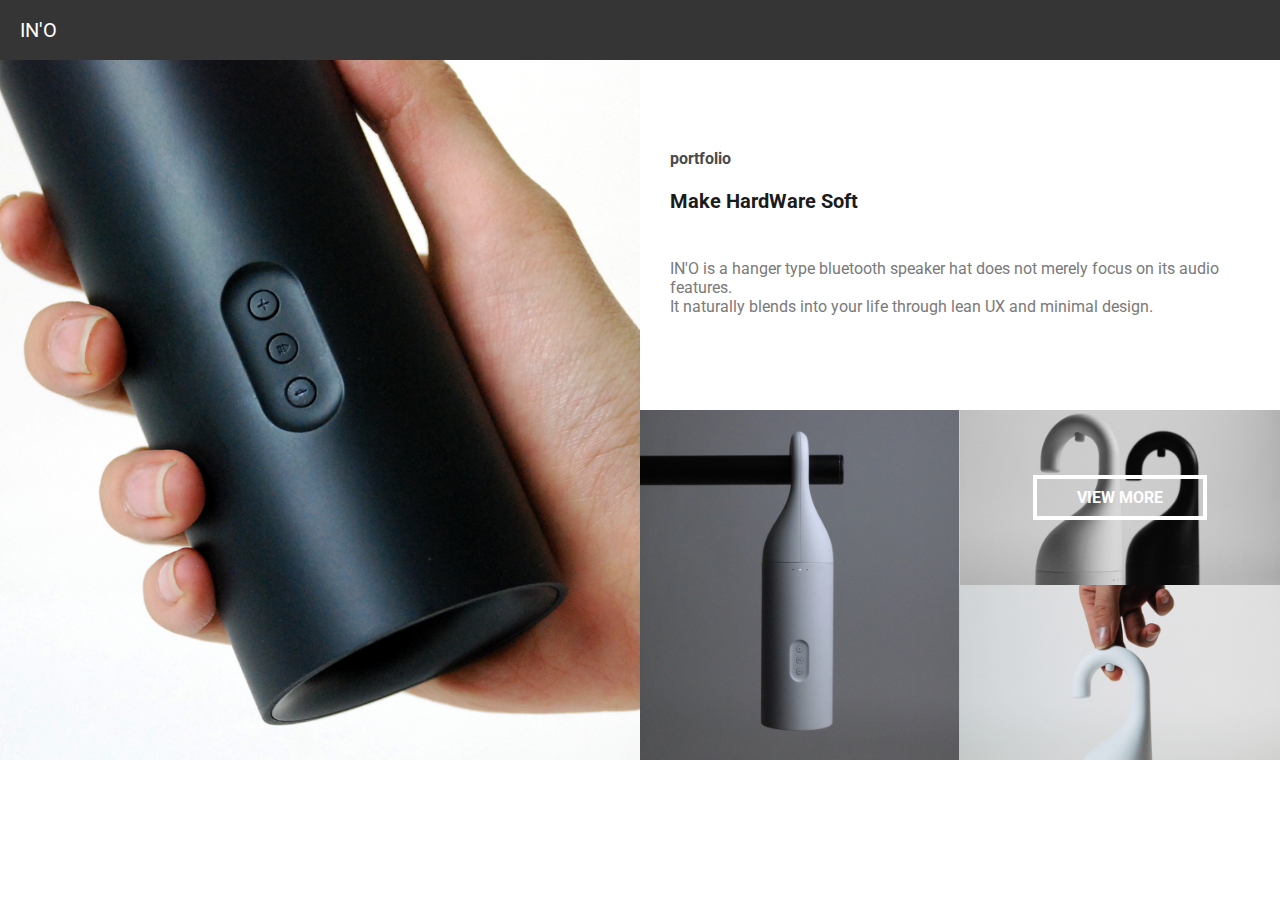
<file: codeit/INO/index.html>
<!DOCTYPE html>
<html>

<head>
  <title>IN'O</title>
  <link rel="stylesheet" href="css/styles.css">
  <link href="https://fonts.googleapis.com/css?family=Roboto" rel="stylesheet">
</head>

<body>
  <header>
    <div class="title col">IN'O</div>
  </header>
  <main>
    <section class="banner_img col">
    </section>
    
    <section class="description col">
      <h1>portfolio</h1>
      <h2>Make HardWare Soft</h2>
      <p>
        IN'O is a hanger type bluetooth speaker hat does not merely focus on its audio features.<br>
        It naturally blends into your life through lean UX and minimal design.
      </p>
    </section>
    
    <section class="images">
      <div class="img1 col"></div>
      <div class="img2 col">
        <div class="view-more">VIEW MORE</div>
      </div>
      <div class="img3 col"></div>
    </section>
  </main>
</body>

</html>
</file>
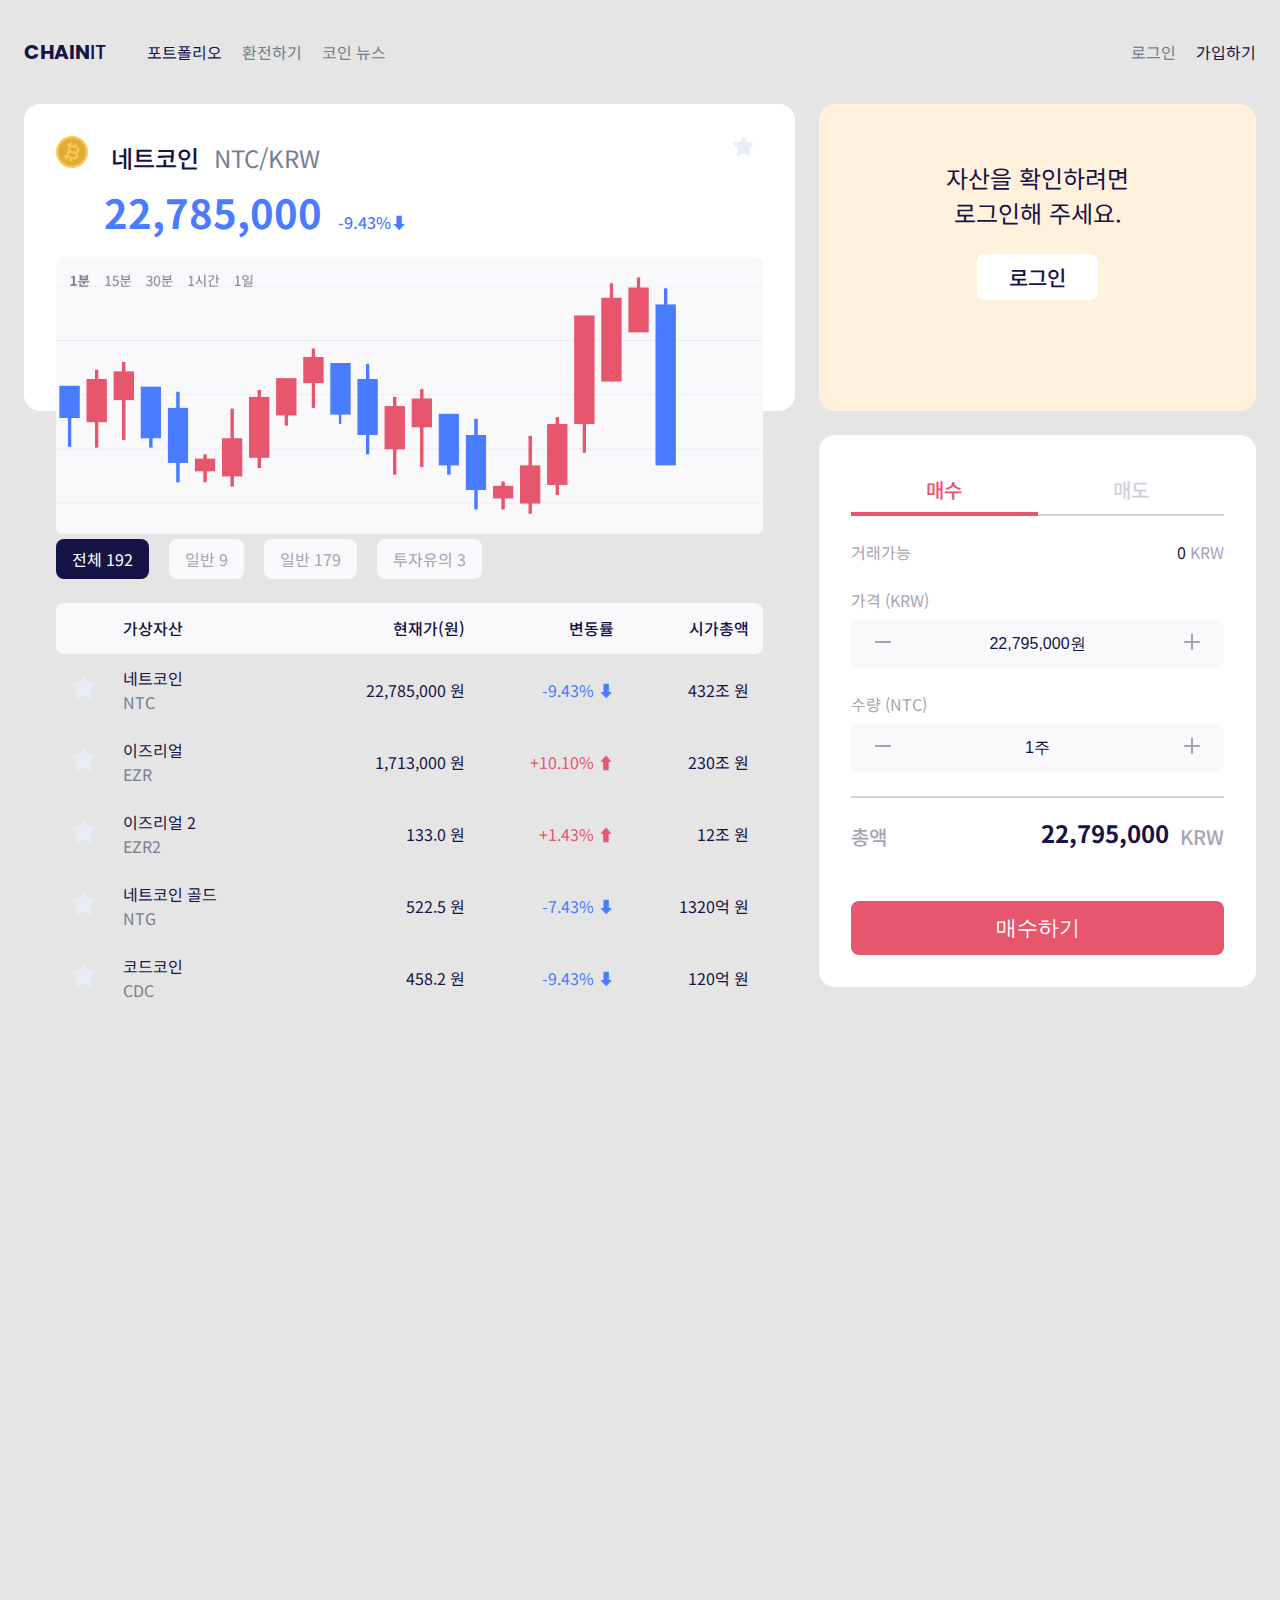
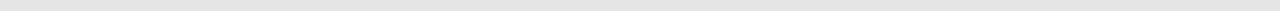
<file: codeit/chainit/portfolio/index.html>
<!DOCTYPE html>
<html lang="ko">
  <head>
    <meta charset="utf-8">
    <title>Chainit</title>
    <link rel="preconnect" href="https://fonts.googleapis.com">
    <link rel="preconnect" href="https://fonts.gstatic.com" crossorigin>
    <link
      href="https://fonts.googleapis.com/css2?family=Noto+Sans+KR:wght@400;700&family=Poppins:wght@400;700&display=swap"
      rel="stylesheet"
   >
    <link rel="stylesheet" href="style.css">
  </head>
  <body>
    <header>
      <div class="logo"><span class="accent">CHAIN</span>IT</div>
      <ul class="site menu">
        <li class="active">포트폴리오</li>
        <li>환전하기</li>
        <li>코인 뉴스</li>
      </ul>
      <ul class="auth menu">
        <li>로그인</li>
        <li class="active">가입하기</li>
      </ul>
    </header>
    <main>
      <section class="prices">
        <div class="detail">
          <div class="crypto-name">
            <img class="crypto-logo" src="images/icon_bitcoin.png" alt="네트코인 심볼">
            네트코인
            <span class="ticker-symbol">NTC/KRW</span>
          </div>

          <div class="current-price">
            22,785,000<span class="change">-9.43%⬇</span>
          </div>
          <img
            class="chart-image"
            src="images/img_chart.png"
            alt="네트코인 차트"
         >
          <img
            src="images/icon_star.png"
            alt="네트코인을 관심 코인에 추가하기"
            class="bookmark"
         >
        </div>
        <ul class="categories">
          <li class="category active">전체 192</li>
          <li class="category">일반 9</li>
          <li class="category">일반 179</li>
          <li class="category">투자유의 3</li>
        </ul>
        <table class="price-table">
          <thead>
            <tr>
              <th></th>
              <th>가상자산</th>
              <th>현재가(원)</th>
              <th>변동률</th>
              <th>시가총액</th>
            </tr>
          </thead>
          <tr>
            <td>
              <img
                src="images/icon_star.png"
                alt="관심 코인에 추가하기"
                class="table-item-bookmark"
             >
            </td>
            <td>네트코인<br><span class="ticker">NTC</span></td>
            <td>22,785,000 원</td>
            <td class="fall">-9.43% ⬇</td>
            <td>432조 원</td>
          </tr>
          <tr>
            <td>
              <img
                src="images/icon_star.png"
                alt="관심 코인에 추가하기"
                class="table-item-bookmark"
             >
            </td>
            <td>이즈리얼<br><span class="ticker">EZR</span></td>
            <td>1,713,000 원</td>
            <td class="rise">+10.10% ⬆</td>
            <td>230조 원</td>
          </tr>
          <tr>
            <td>
              <img
                src="images/icon_star.png"
                alt="관심 코인에 추가하기"
                class="table-item-bookmark"
             >
            </td>
            <td>이즈리얼 2<br><span class="ticker">EZR2</span></td>
            <td>133.0 원</td>
            <td class="rise">+1.43% ⬆</td>
            <td>12조 원</td>
          </tr>
          <tr>
            <td>
              <img
                src="images/icon_star.png"
                alt="관심 코인에 추가하기"
                class="table-item-bookmark"
             >
            </td>
            <td>네트코인 골드<br><span class="ticker">NTG</span></td>
            <td>522.5 원</td>
            <td class="fall">-7.43% ⬇</td>
            <td>1320억 원</td>
          </tr>
          <tr>
            <td>
              <img
                src="images/icon_star.png"
                alt="관심 코인에 추가하기"
                class="table-item-bookmark"
             >
            </td>
            <td>코드코인<br><span class="ticker">CDC</span></td>
            <td>458.2 원</td>
            <td class="fall">-9.43% ⬇</td>
            <td>120억 원</td>
          </tr>
        </table>
      </section>

      <section class="assets">
        <p class="login-message">
          자산을 확인하려면<br>
          로그인해 주세요.
        </p>
        <a href="#" class="login">로그인</a>
      </section>

      <section class="order">
        <div class="order-types">
          <a href="" class="order-type active">매수</a>
          <a href="" class="order-type">매도</a>
        </div>
        <div class="available">
          <div class="label">거래가능</div>
          <span>0 <span class="label">KRW</span></span>
        </div>
        <div class="price">
          <label class="label" for="price">가격 (KRW)</label>
          <div class="input-container">
            <img class="icon" src="images/icon_subtract.png" alt="감소">
            <input name="price" type="text" value="22,795,000원">
            <img class="icon" src="images/icon_add.png" alt="추가">
          </div>
        </div>
        <div class="quantity">
          <label class="label" for="quantity">수량 (NTC)</label>
          <div class="input-container">
            <img class="icon" src="images/icon_subtract.png" alt="감소">
            <input name="quantity" type="text" value="1주">
            <img class="icon" src="images/icon_add.png" alt="증가">
          </div>
        </div>
        <hr>
        <div class="total">
          <span class="label big">총액</span>
          <span class="total-price">22,795,000</span>
          <span class="label big">KRW</span>
        </div>
        <button class="order-button">매수하기</button>
      </section>
    </main>
  </body>
</html>
</file>
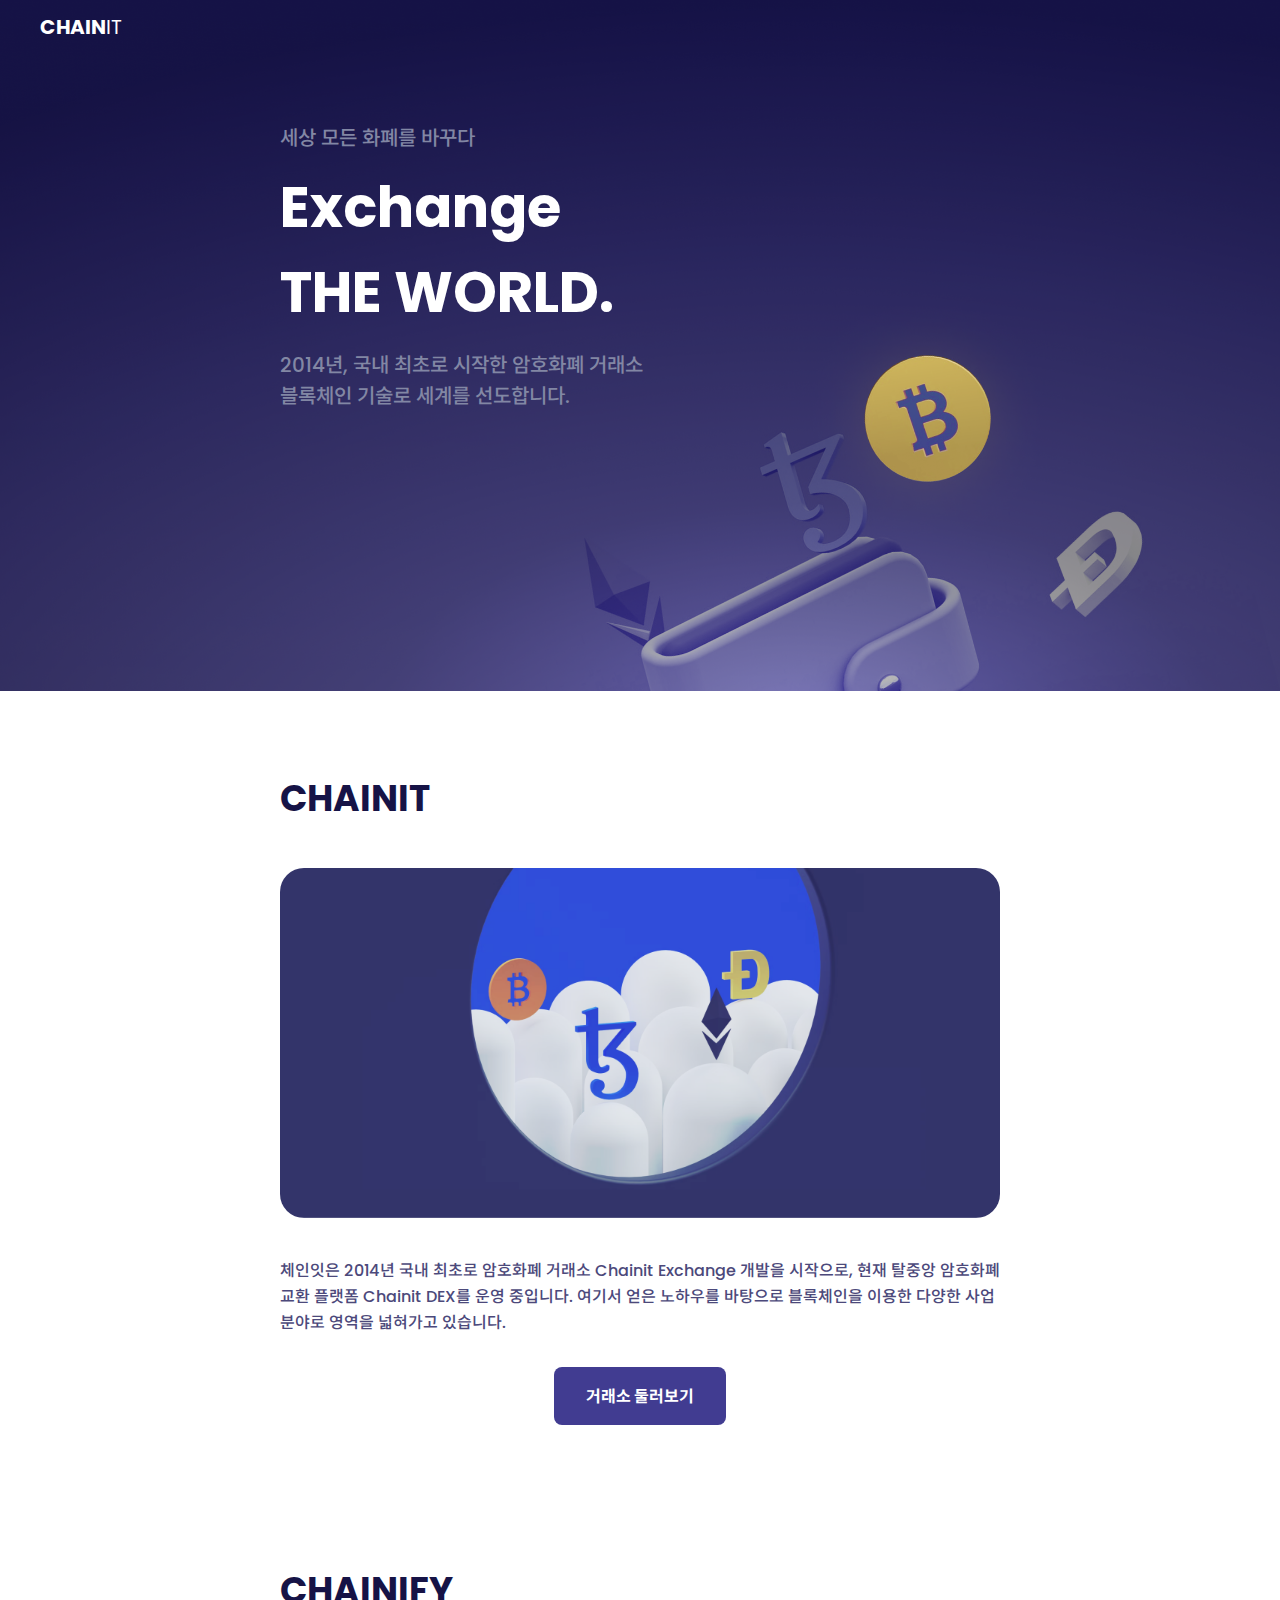
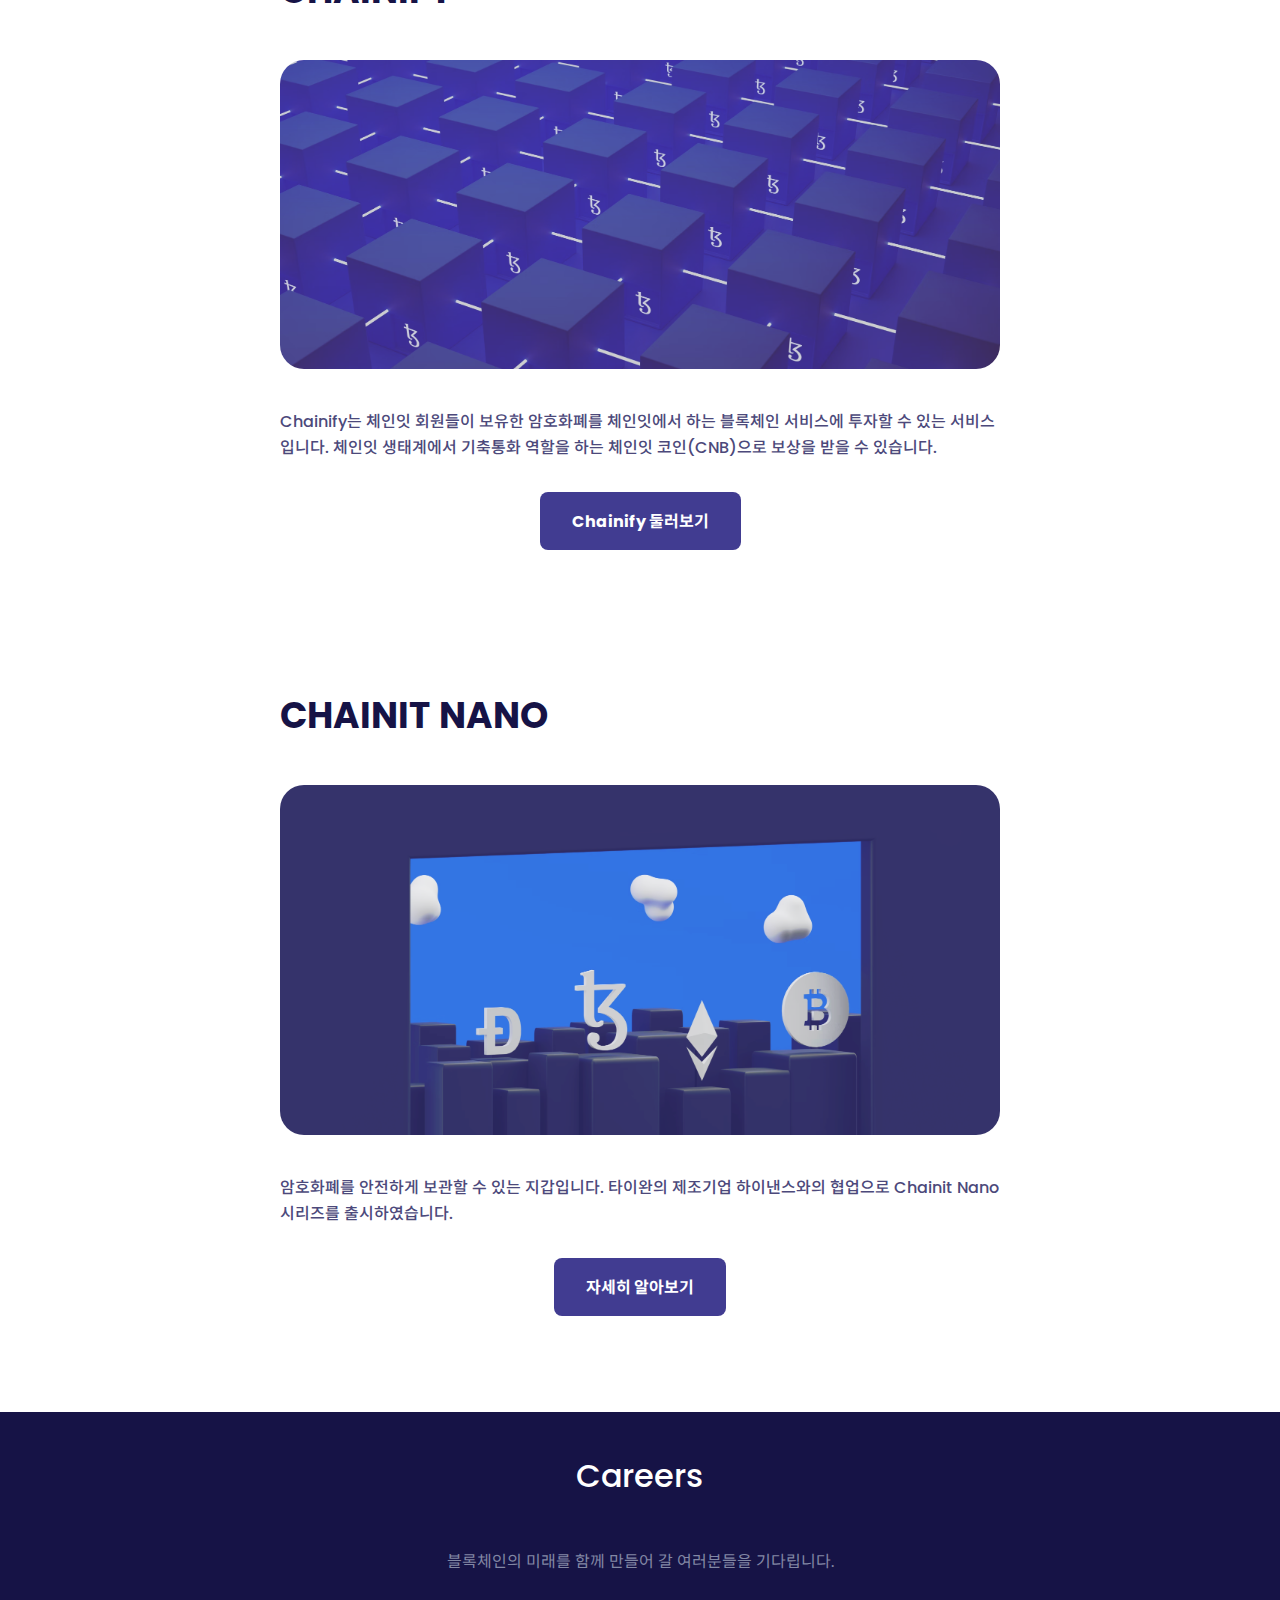
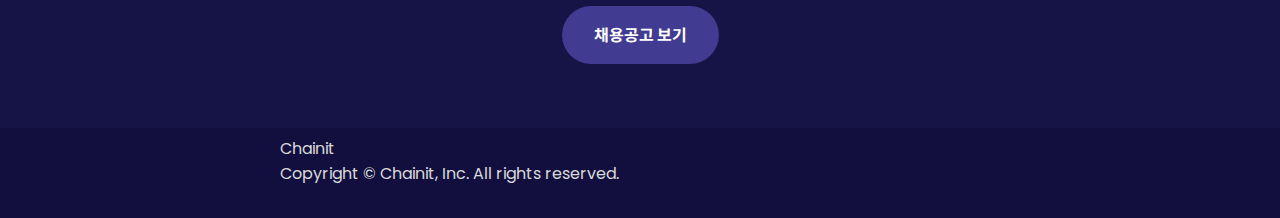
<file: codeit/startWebPublishing/chainit/index.html>
<!DOCTYPE html>
<html>
  <head>
    <meta charset="utf-8">
    <title>Chainit</title>
    <link rel="preconnect" href="https://fonts.googleapis.com">
    <link rel="preconnect" href="https://fonts.gstatic.com" crossorigin>
    <link href="https://fonts.googleapis.com/css2?family=Noto+Sans+KR:wght@400;700&family=Poppins:wght@400;700&display=swap" rel="stylesheet">
    <link rel="stylesheet" href="style.css">
  </head>
  <body>
    <div class="header">
    <div class="header-title">
    <h2>CHAIN<span>IT</span></h2>
    </div>

    
        <div class="header-description">
            <span>세상 모든 화폐를 바꾸다</span>
            
            <h1>Exchange<br>THE WORLD.</h1>

            <span>2014년, 국내 최초로 시작한 암호화폐 거래소<br>
            블록체인 기술로 세계를 선도합니다.</span>
        </div>
    </div>

    <div class="content chainit-box">
        <div class="title">
           <h2>CHAINIT</h2> 
        </div>

        <img src="chainit.png">

        <div class="content-description">
            <p>
                체인잇은 2014년 국내 최초로 암호화폐 거래소 Chainit Exchange 개발을 시작으로,
                현재 탈중앙 암호화폐 교환 플랫폼 Chainit DEX를 운영 중입니다. 여기서 얻은 노하우를
                바탕으로 블록체인을 이용한 다양한 사업 분야로 영역을 넓혀가고 있습니다.
            </p>
        </div>

        <div class="link-button">
        <a href="#" >거래소 둘러보기</a> 
        </div>
        
    </div>

    <div class="content chainify-box">
        <div class="title">
            <h2>CHAINIFY</h2>
        </div>

        <img src="chainify.png">

        <div>
            <p  class="content-description">
                Chainify는 체인잇 회원들이 보유한 암호화폐를 체인잇에서 하는 블록체인 서비스에 투자할 수 있는
                서비스입니다. 체인잇 생태계에서 기축통화 역할을 하는 체인잇 코인(CNB)으로 보상을 받을 수 있습니다.
            </p>
        </div>

            <div class="link-button">
            <a href="#">Chainify 둘러보기</a> 
            </div>

    </div>

    <div class="content chainitNano-box">
        <div class="title">
        <h2>CHAINIT NANO</h2>
        </div>

        <img src="chainit-nano.png">

        <div>
            <p  class="content-description">
                암호화폐를 안전하게 보관할 수 있는 지갑입니다.
                타이완의 제조기업 하이낸스와의 협업으로 Chainit Nano 시리즈를 출시하였습니다.
            </p>
        </div>
            <div class="link-button">
            <a href="#">자세히 알아보기</a> 
            </div>

    </div>

    <div class= " footer">
        <h3>Careers</h3>

        <span>블록체인의 미래를 함께 만들어 갈 여러분들을 기다립니다.</span>

            <div class="link-button">
            <a href="#" >채용공고 보기</a> 
            </div>

        <div class="copyright">
            <div class="copyright-box">
                <span>Chainit<br>
                Copyright © Chainit, Inc. All rights reserved.</span>
            </div>
        </div>
    </div>
  </body>
</html>
</file>
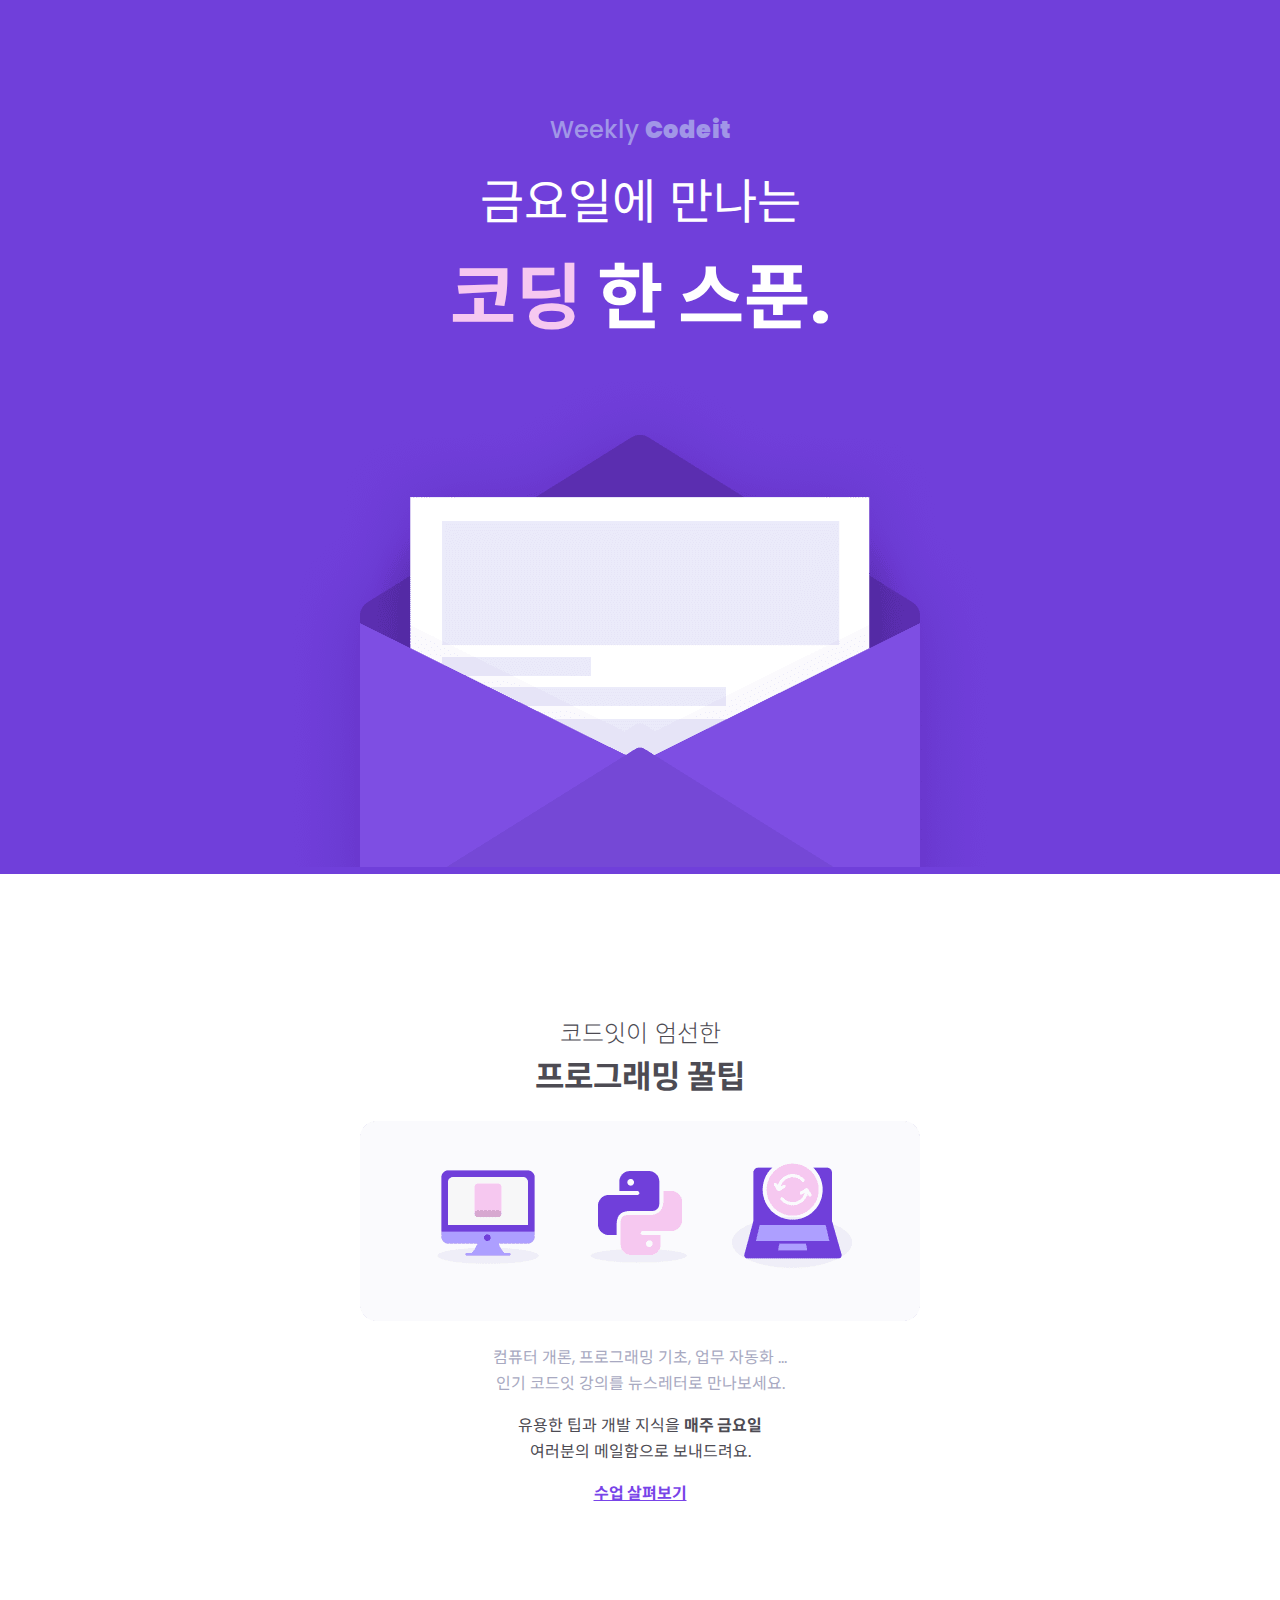
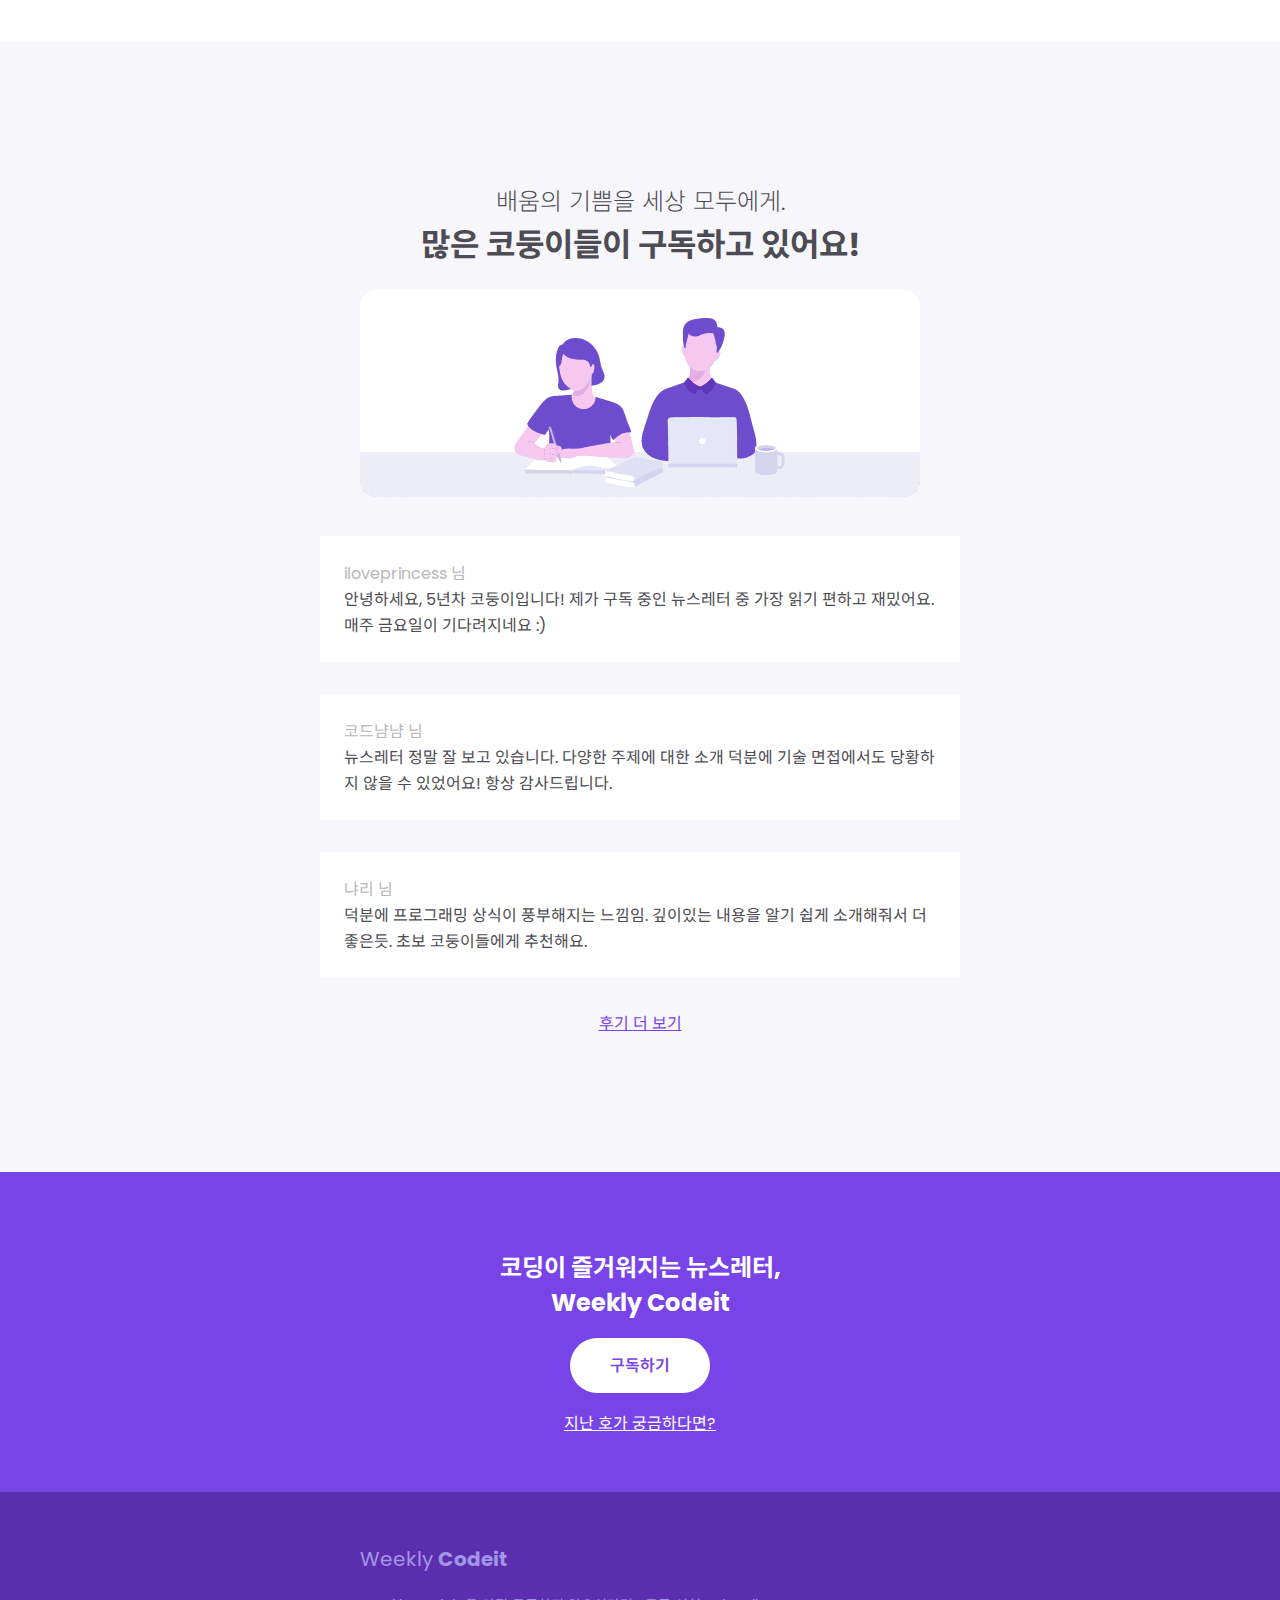
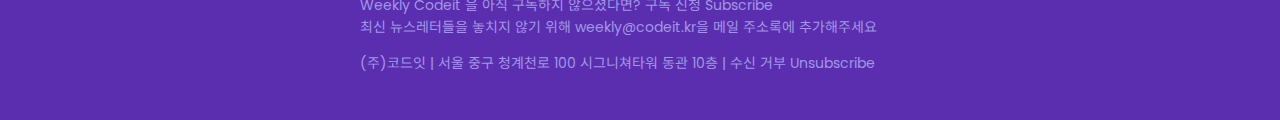
<file: codeit/startWebPublishing/newsLetter/index.html>
<!DOCTYPE html>
<html>
  <head>
    <!-- Google Tag Manager -->
    <script>(function(w,d,s,l,i){w[l]=w[l]||[];w[l].push({'gtm.start':
    new Date().getTime(),event:'gtm.js'});var f=d.getElementsByTagName(s)[0],
    j=d.createElement(s),dl=l!='dataLayer'?'&l='+l:'';j.async=true;j.src=
    'https://www.googletagmanager.com/gtm.js?id='+i+dl;f.parentNode.insertBefore(j,f);
    })(window,document,'script','dataLayer','GTM-NV7RB8PJ');</script>
    <!-- End Google Tag Manager -->

    <title>Weekly Codeit</title>
    <meta charset="utf-8">
    <meta name="description" content="금요일에 만나는 코딩 한 스푼.">
    <meta property="og:title" content="Weekly Codeit">
    <meta property="og:url" content="https://weekly-codeit-news.netlify.app">
    <meta property="og:image" content="letter.png">
    <meta property="og:type" content="website">
    <meta property="og:description" content="위클리 코드잇">
    <link rel="preconnect" href="https://fonts.googleapis.com">
    <link rel="preconnect" href="https://fonts.gstatic.com" crossorigin>
    <link href="https://fonts.googleapis.com/css2?family=Noto+Sans+KR:wght@400;700&family=Poppins:wght@400;600&display=swap" rel="stylesheet">
  </head>
	<body style="color: #4d4b53; font-family: Poppins, 'Noto Sans KR', sans-serif; text-align: center; margin: 0">
    <div style="background-color: #703fda; color: #ffffff; padding: 96px 0 0">
      <h1 style="color: #a196e7; font-size: 24px; font-weight: 500; margin: 16px 0">Weekly <span style="font-weight: 900">Codeit</span></h1>
      <p style="font-size: 48px; margin: 16px 0">
        금요일에 만나는<br>
        <span style="font-size: 72px; font-weight: 700;"><span style="color: #f6c8f0">코딩</span> 한 스푼.</span>
      </p>
      <img src="letter.png">
    </div>
    <div style="padding: 120px 60px">
      <h2 style="font-size: 24px; font-weight: 300">
        코드잇이 엄선한<br>
        <span style="font-size: 32px; font-weight: 700">프로그래밍 꿀팁</span>
      </h2>
      <img src="banner-programming.png">
      <p style="color: #a8a9c1">
        컴퓨터 개론, 프로그래밍 기초, 업무 자동화 ...<br>
        인기 코드잇 강의를 뉴스레터로 만나보세요.
      </p>
      <p>
        유용한 팁과 개발 지식을 <span style="font-weight: 700">매주 금요일</span><br>
        여러분의 메일함으로 보내드려요.
      </p>
      <p>
        <a href="https://codeit.kr/catalog" style="color: #7844e8; font-weight: 700;">
          수업 살펴보기
        </a>
      </p>
    </div>
    <div style="background-color: #f6f6fb">
      <div style="width: 640px; padding: 120px 30px; margin: 0 auto">
        <h2 style="font-size: 24px; font-weight: 300">
          배움의 기쁨을 세상 모두에게.<br>
          <span style="font-size: 32px; font-weight: 700">
            많은 코둥이들이 구독하고 있어요!
          </span>
        </h2>
        <img src="banner-students.png">
        <p style="background-color: #ffffff; text-align: left; padding: 24px; margin: 32px 0">
          <span style="color: #b8b7ba">iloveprincess 님</span><br>
          안녕하세요, 5년차 코둥이입니다! 제가 구독 중인 뉴스레터 중 가장 읽기 편하고 재밌어요.
          매주 금요일이 기다려지네요 :) 
        </p>
        <p style="background-color: #ffffff; text-align: left; padding: 24px; margin: 32px 0">
          <span style="color: #b8b7ba">코드냠냠 님</span><br>
          뉴스레터 정말 잘 보고 있습니다. 다양한 주제에 대한 소개 덕분에 기술 면접에서도 당황하지 않을 수 있었어요!
          항상 감사드립니다.
        </p>
        <p style="background-color: #ffffff; text-align: left; padding: 24px; margin: 32px 0">
          <span style="color: #b8b7ba">냐리 님</span><br>
          덕분에 프로그래밍 상식이 풍부해지는 느낌임. 깊이있는 내용을 알기 쉽게 소개해줘서 더 좋은듯.
          초보 코둥이들에게 추천해요.
        </p>
        <p>
          <a href="https://codeit.kr/reviews" style="color: #7844e8">
            후기 더 보기
          </a>
        </p>
      </div>
    </div>
    <div style="background-color: #7844e8; color: #ffffff; padding: 56px 28px">
      <h2>
        코딩이 즐거워지는 뉴스레터,<br>
        Weekly Codeit
      </h2>
      <div style="margin: 32px auto">
        <a href="https://codeit.kr" style="background-color: #ffffff; padding: 16px 40px; color: #7844e8; font-weight: 600; border-radius: 999px; text-decoration: none">
          구독하기
        </a>
      </div>
      <a href="newsletter.html" style="color: #ffffff">지난 호가 궁금하다면?</a>
    </div>
    <div style="background-color: #5b2eb0; color: #a196e7; padding: 32px 16px">
      <div style="width: 560px; margin: 0 auto">
        <div style="font-size: 14px; text-align: left">
          <p style="font-size: 20px">
            Weekly <span style="font-weight: 700">Codeit</span>
          </p>
          <p>
            Weekly Codeit 을 아직 구독하지 않으셨다면? 구독 신청 Subscribe<br>
            최신 뉴스레터들을 놓치지 않기 위해 weekly@codeit.kr을 메일 주소록에 추가해주세요
          </p>
          <p>
            (주)코드잇 | 서울 중구 청계천로 100 시그니쳐타워 동관 10층 | 수신 거부 Unsubscribe
          </p>
        </div>
      </div>
    </div>
	</body>
</html>
</file>
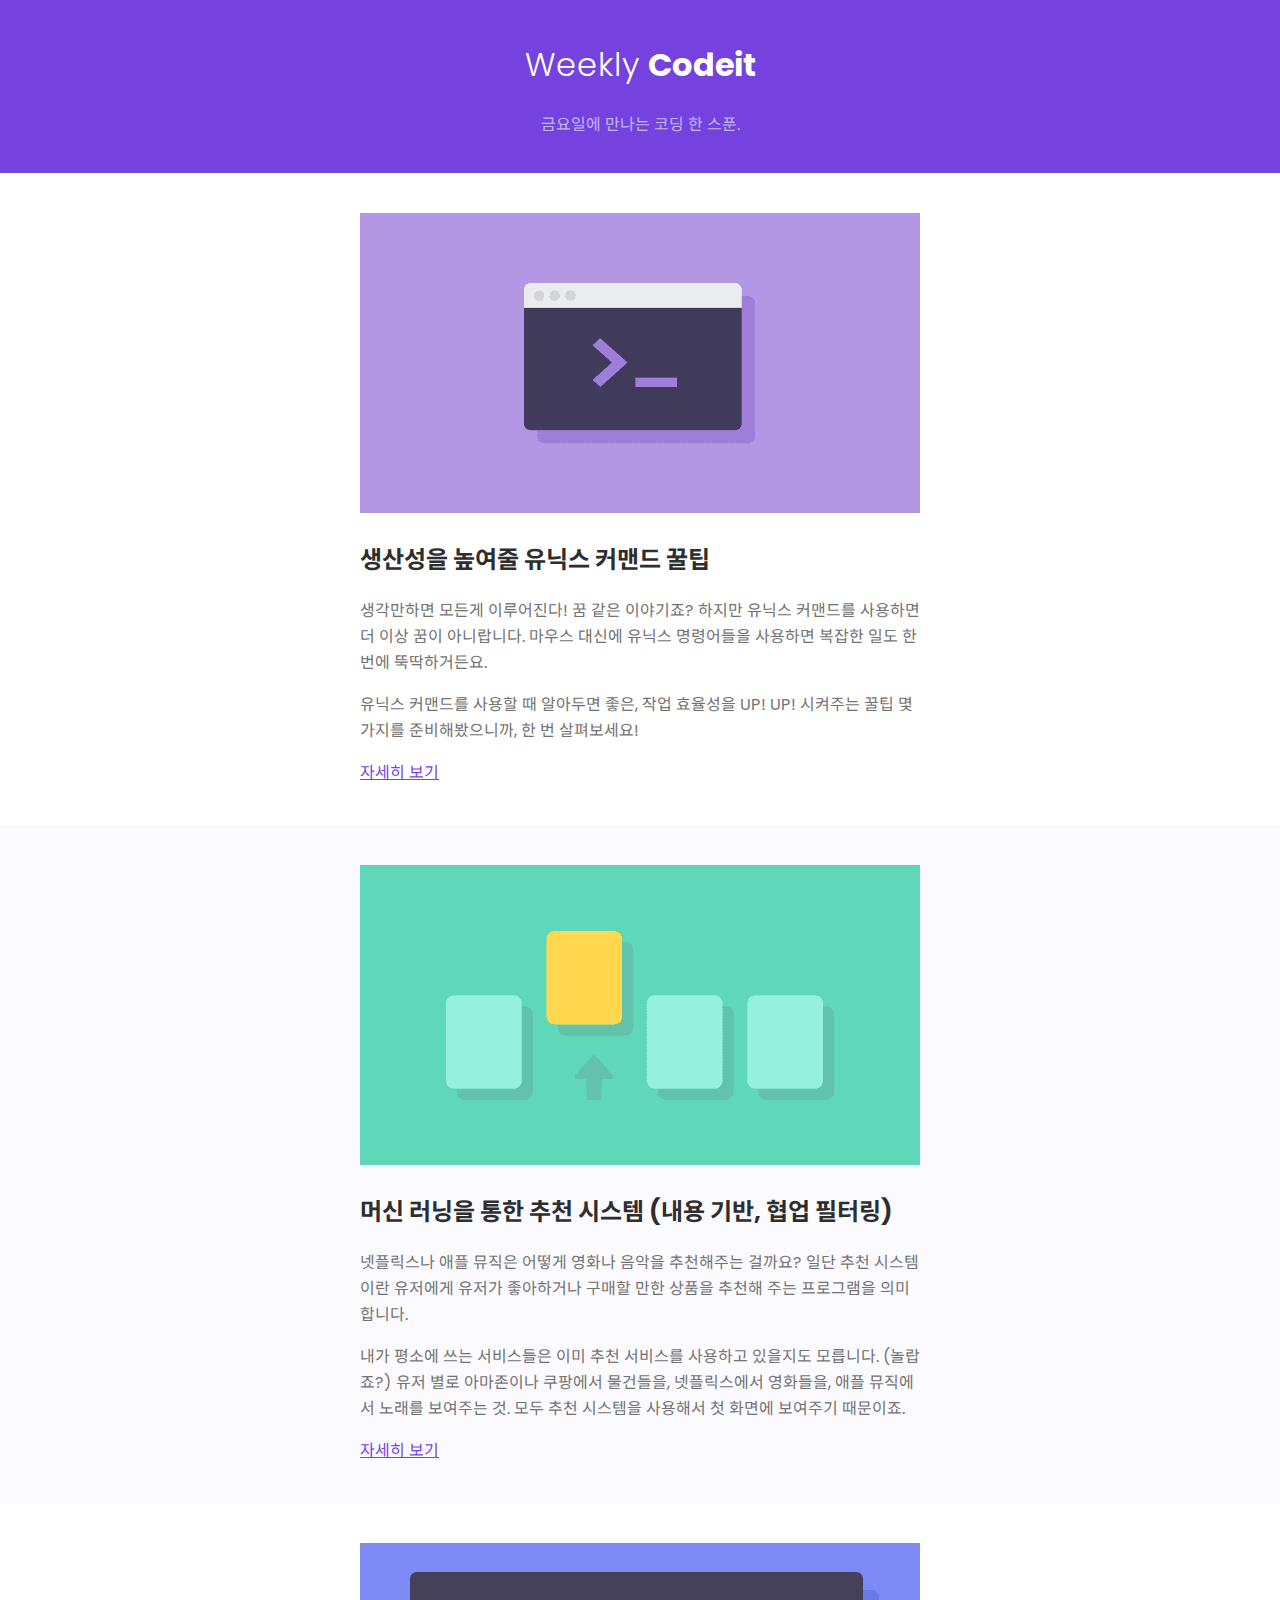
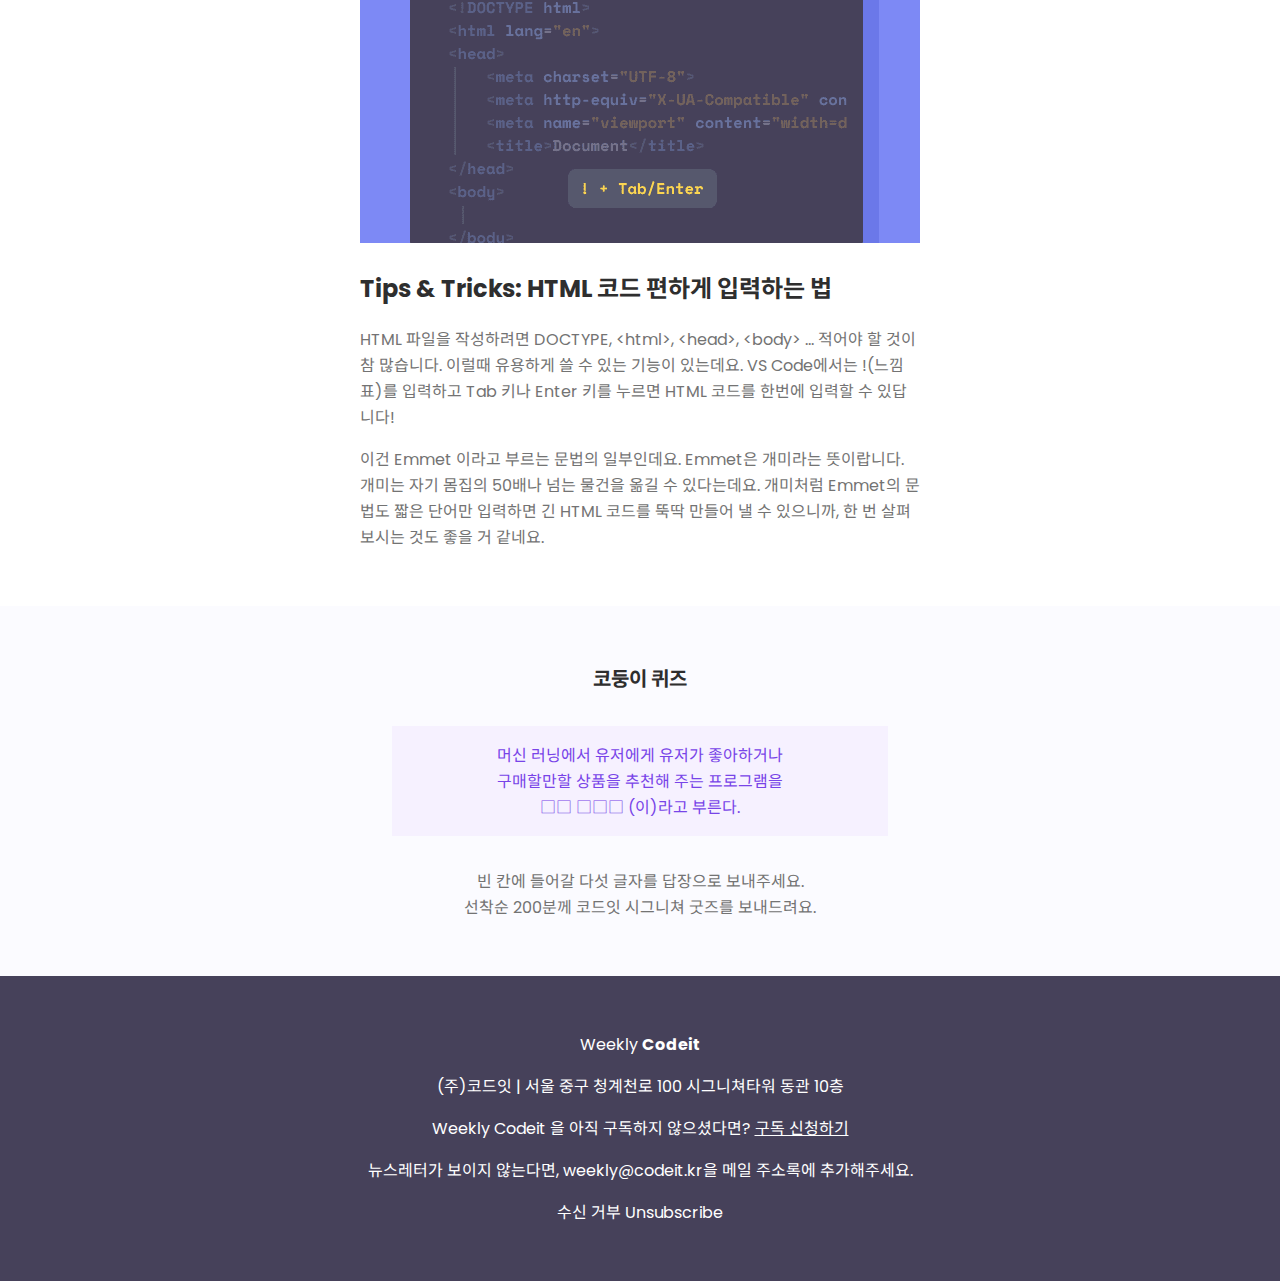
<file: codeit/startWebPublishing/newsLetter/newsletter.html>
<!DOCTYPE html>
<html>
  <head>
    <title>Weekly Codeit</title>
    <meta charset="utf-8">
    <link rel="preconnect" href="https://fonts.googleapis.com">
    <link rel="preconnect" href="https://fonts.gstatic.com" crossorigin>
    <link href="https://fonts.googleapis.com/css2?family=Noto+Sans+KR:wght@400;700&family=Poppins:wght@400;600&display=swap" rel="stylesheet">
  </head>
  <body style="color: #737373; font-family: Poppins, 'Noto Sans KR', sans-serif; margin: 0">
    <div style="background-color: #7542e0; text-align: center; padding: 20px">
      <h1 style="color: #ffffff; font-weight: 300">Weekly <span style="font-weight: 700">Codeit<span></h1>
      <p style="color: #c1b7ff">금요일에 만나는 코딩 한 스푼.</p>
    </div>
    <div style="padding: 40px 20px">
      <div style="width: 560px; margin: 0 auto">
        <img src="thumbnail-unix.png" style="width: 100%">
        <h2 style="color: #2e2e2e">생산성을 높여줄 유닉스 커맨드 꿀팁</h2>
        <p>
          생각만하면 모든게 이루어진다! 꿈 같은 이야기죠? 하지만 유닉스 커맨드를
          사용하면 더 이상 꿈이 아니랍니다. 마우스 대신에 유닉스 명령어들을 사용하면
          복잡한 일도 한 번에 뚝딱하거든요.
        </p>
        <p>
          유닉스 커맨드를 사용할 때 알아두면 좋은, 작업 효율성을 UP! UP! 시켜주는
          꿀팁 몇 가지를 준비해봤으니까, 한 번 살펴보세요!
        </p>
        <a href="https://blog.codeit.kr/post/6052b25f701df852a9157516" style="color: #7844e8">
          자세히 보기
        </a>
      </div>
    </div>
    <div style="background-color: #fbfbff; padding: 40px 20px">
      <div style="width: 560px; margin: 0 auto">
        <img src="thumbnail-machine-learning.png" style="width: 100%">
        <h2 style="color: #2e2e2e">머신 러닝을 통한 추천 시스템 (내용 기반, 협업 필터링)</h2>
        <p>
          넷플릭스나 애플 뮤직은 어떻게 영화나 음악을 추천해주는 걸까요? 일단 추천
          시스템이란 유저에게 유저가 좋아하거나 구매할 만한 상품을 추천해 주는
          프로그램을 의미합니다.
        </p>
        <p>
          내가 평소에 쓰는 서비스들은 이미 추천 서비스를 사용하고 있을지도 모릅니다.
          (놀랍죠?) 유저 별로 아마존이나 쿠팡에서 물건들을, 넷플릭스에서
          영화들을, 애플 뮤직에서 노래를 보여주는 것. 모두 추천 시스템을 사용해서 첫
          화면에 보여주기 때문이죠.
        </p>
        <a href="https://blog.codeit.kr/post/6054359298b173400407da01" style="color: #7844e8">
          자세히 보기
        </a>
      </div>
    </div>
    <div style="padding: 40px 20px">
      <div style="width: 560px; margin: 0 auto">
        <img src="thumbnail-emmet.png" style="width: 100%">
        <h2 style="color: #2e2e2e">Tips & Tricks: HTML 코드 편하게 입력하는 법</h2>
        <p>
          HTML 파일을 작성하려면 DOCTYPE, &lt;html&gt;, &lt;head&gt;, &lt;body&gt; ... 적어야 할 것이 참
          많습니다. 이럴때 유용하게 쓸 수 있는 기능이 있는데요. VS Code에서는
          !(느낌표)를 입력하고 Tab 키나 Enter 키를 누르면 HTML 코드를 한번에 입력할
          수 있답니다!
        </p>
        <p>
          이건 Emmet 이라고 부르는 문법의 일부인데요. Emmet은 개미라는
          뜻이랍니다. 개미는 자기 몸집의 50배나 넘는 물건을 옮길 수 있다는데요.
          개미처럼 Emmet의 문법도 짧은 단어만 입력하면 긴 HTML 코드를 뚝딱 만들어 낼
          수 있으니까, 한 번 살펴보시는 것도 좋을 거 같네요.
        </p>
      </div>
    </div>
    <div style="background-color: #fbfbff; text-align: center; padding: 40px 20px">
      <div style="width: 560px; margin: 0 auto">
        <h2 style="color: #2e2e2e; font-size: 20px">코둥이 퀴즈</h2>
        <p style="background-color: #f6f1ff; color: #7844e8; padding: 16px; margin: 32px">
          머신 러닝에서 유저에게 유저가 좋아하거나<br>
          구매할만할 상품을 추천해 주는 프로그램을<br>
          □□ □□□ (이)라고 부른다.
        </p>
        <p>
          빈 칸에 들어갈 다섯 글자를 답장으로 보내주세요.<br>
          선착순 200분께 코드잇 시그니쳐 굿즈를 보내드려요.
        </p>
      </div>
    </div>
    <div style="background-color: #46415a; color: #ffffff; text-align: center; padding: 40px 20px">
      <p>Weekly <span style="font-weight: 700">Codeit</span></p>
      <p>(주)코드잇 | 서울 중구 청계천로 100 시그니쳐타워 동관 10층</p>
      <p>Weekly Codeit 을 아직 구독하지 않으셨다면? <a href="index.html" style="color: #ffffff">구독 신청하기</a></p>
      <p>뉴스레터가 보이지 않는다면, weekly@codeit.kr을 메일 주소록에 추가해주세요.</p>
      <p>수신 거부 Unsubscribe</p>
    </div>
  </body>
</html>
</file>
<file: codeit/INO/css/styles.css>
* {
    box-sizing: border-box;
  }
  
  body {
    margin: 0;
    font-family: 'Roboto', sans-serif;
  }
  

  .title {
    background-color: #353535;
    width: 100%;
    height: 60px;
    color: white;
    font-size: 20px;
    display: flex;
    align-items: center;
    padding: 0 0 0 20px;

  }

  .banner_img {
    width: 100%;
    height: 350px;
    background-image: url(../images/banner_img.jpg);
    background-size: cover;
    background-position: center;

  }

  .description {
    width: 100%;
    height: 320px;
    padding: 0 30px;
    display: flex;
    flex-direction: column;
    justify-content: center;
  }

  .description h1 {
    font-size: 16px;
    color: #4a4a4a;
  }

  .description h2 {
    font-size: 20px;
    color: #1b1b1b;
    margin: 10px 0 30px;
  }

  .description p {
    font-size: 16px;
    color: #7a7a7a;
  }

  .img1 {
    width: 100%;
    height: 385px;
    background-image: url(../images/img1.jpg);
    background-size: cover;
    background-position: center;

  }

  .img2 {
    width: 100%;
    height: 200px;
    background-image: url(../images/img2.jpg);
    background-size: cover;
    background-position: center;
    display: flex;
    justify-content: center;
    align-items: center;
  }

  .view-more {
   color: white;
   border: 4px solid white;
   font-size: 16px;
   font-weight: bold;
   padding: 9px 40px;
  }
  .img3 {
    width: 100%;
    height: 300px;
    background-image: url(../images/img3.jpg);
    background-size: cover;
    background-position: center;
  }


  @media (min-width : 768px){
    .col {
      float: left;
    }
    .banner_img {
      height: 562px;
    
    }
    
    .description {
      height: 282px;
    }
    
    .img1 {
      height: 360px;
      width: 50%;
    }
    
    .img2 {
      width: 50%;
      height:180px;
    }
    
    .img3 {
      height: 180px;
      width: 50%;
    }
  }


  @media (min-width : 992px){
    
    .banner_img {
      height: 700px;
      width: 50%;
    }
    
    .description {
      height: 350px;
      width: 50%;
    }
    
    .img1 {
      height: 350px;
      width: 25%;
      
    }
    
    .img2 {
      height: 175px;
      width: 25%;
    }
    
    .img3 {
      height: 175px;
      width: 25%;
    }
  }
</file>
<file: codeit/chainit/portfolio/style.css>
* {
  box-sizing: border-box;
}

html {
  font-size: 16px;
  font-family: 'Noto Sans KR', sans-serif;
}

body {
  margin: 0 auto;
  padding: 24px;
  max-width: 1360px;
  width: 100%;
  background-color: #e5e5e5;
  color: #161346;

}

.logo {
  font-weight: 500;
  font-size: 20px;
  font-family: Poppins, sans-serif;
  line-height: 30px;
}

.logo .accent {
  font-weight: 700;
}

header {
  display: flex;
  align-items: center;
}

ul.menu {
  list-style: none;
  
}

ul.menu > li {
  display: block;
}

.menu {
  color: #717f8e;
}

.menu > .active {
  color: #161346;
}

.site.menu {
  display: flex;
  flex: 1 1 auto;
  gap: 20px;
}

.auth.menu{
  display: flex;
  gap: 20px;
}

main {
  display: grid;
  margin: 24px 0;
  grid-template-areas:
    'prices assets'
    'prices order'
    'prices .';
  grid-template-rows: 307px 1fr 1fr;
  grid-template-columns: 1fr 437px;
  gap: 24px;
}

section {
  padding: 32px;
  border-radius: 16px;
  background-color: #ffffff;
}

section .price {
grid-area: prices;

}

.detail {
 position: relative;
}

.detail .bookmark {
  position: absolute;
  top: 0;
  right: 10px;
}

.crypto-name {
  color: #161346;
  font-weight: 500;
  font-size: 24px;
  line-height: 35px;
}

.crypto-logo {
  margin-right: 16px;
  width: 32px;
  height: 32px;
}

.ticker-symbol {
  margin-left: 8px;
  color: #787e8e;
  font-weight: 400;
}

.current-price {
  margin: 8px 48px 16px;
  color: #497cff;
  font-weight: 700;
  font-size: 40px;
  line-height: 58px;
}

.current-price .change {
  margin-left: 16px;
  font-weight: 500;
  font-size: 16px;
  line-height: 23px;
}

.bookmark {
  width: 20px;
  height: 20px;
}

.chart-image {
  width: 100%;
}

ul.categories {
  margin: 0;
  padding: 0;
  list-style: none;
  display: flex;
  gap: 20px;
}

.category {
  padding: 8px 16px;
  border-radius: 8px;
  background-color: #f9f9fb;
  color: #a5a5b3;
}

.category.active {
  background-color: #161346;
  color: #ffffff;
}


table.price-table {
  margin-top: 24px;
  width: 100%;
  border-collapse: collapse;
}

table.price-table thead {
  background: #f9f9fb;
}

table.price-table thead th {
  padding: 14px 0;
  font-weight: 500;
  font-size: 16px;
  line-height: 23px;
}

table.price-table thead th:first-child {
  border-radius: 8px 0 0 8px;
}

table.price-table th,
table.price-table td {
  text-align: right;
}

table.price-table th:first-child,
table.price-table td:first-child {
  padding-right: 14px;
  text-align: center;
}

table.price-table th:nth-child(2),
table.price-table td:nth-child(2) {
  text-align: left;
}

table.price-table thead th:last-child,
table.price-table td:last-child {
  padding-right: 14px;
}

table.price-table thead th:last-child {
  border-radius: 0 8px 8px 0;
}

table.price-table td {
  padding: 12px 0;
}

.table-item-bookmark {
  width: 24px;
  height: 24px;
}

.price-table .ticker {
  color: #787e8e;
  font-weight: 400;
}

.price-table .rise {
  color: #e7566c;
}

.price-table .fall {
  color: #497cff;
}

.assets {
  min-width: 430px;
  min-height: 300px;
  background-color: #fff1db;
  display: flex;
  width: 437px;
  height: 307px;
  flex-direction: column;
  align-items: center;

  grid-area: assets;
}

.login-message {
  text-align: center;
  font-size: 24px;
  line-height: 35px;
}

.login {
  padding: 8px 32px;
  border-radius: 8px;
  background: #ffffff;
  color: #161346;
  text-decoration: none;
  font-weight: 500;
  font-size: 21px;
  line-height: 30px;
}

.order {
  grid-area: order;
}

.order-types {
  display: grid;
  grid-template-columns: 1fr 1fr;
}

.order .available {
  display: flex;
  justify-content: space-between;
}

.input-container {
  display: flex;
  justify-content: space-between;
}

.order-type {
  padding: 8px;
  border-bottom: 2px solid #d1d1dc;
  color: #d1d1dc;
  text-align: center;
  text-decoration: none;
  font-weight: 500;
  font-size: 20px;
  line-height: 29px;
}

.order-type.active {
  border-bottom: 4px solid #e7566c;
  color: #e7566c;
}

.total {
  position: relative;
  display: flex;
  justify-content: space-between;
}

.total .total-price {
  position: absolute;
  right: 55px;
  bottom: 1px;
}

.order .available,
.order .price,
.order .quantity,
.order .total {
  margin: 24px 0;
}

.order-button {
  display: block;
  margin-top: 50px;
  padding: 12px 8px;
  width: 100%;
  border: none;
  border-radius: 8px;
  background-color: #e7566c;
  color: #ffffff;
  font-weight: 500;
  font-size: 21px;
  line-height: 30px;
}

.order .label {
  color: #a5a5b3;
}

.order .label.big {
  font-weight: 500;
  font-size: 20px;
  line-height: 29px;
}

.input-container {
  margin: 8px 0;
  padding: 14px 24px;
  border-radius: 8px;
  background-color: #f9f9fb;
}

.input-container .icon {
  width: 16px;
  height: 16px;
}

.input-container input {
  border: none;
  background-color: transparent;
  color: #161346;
  text-align: center;
  font-size: 16px;
}

.order .total-price {
  text-align: right;
  font-weight: 700;
  font-size: 24px;
  line-height: 35px;
}

.order hr {
  border: 1px solid #d1d1dc;
}
</file>
<file: codeit/startWebPublishing/chainit/style.css>
* {
  box-sizing: border-box;
}

body {
  font-family: Poppins, 'Noto Sans KR', sans-serif;
  margin: 0;
}

.header {
  background-image: url('bg.png');
  width: 100%;
  background-repeat: no-repeat;
  background-size: cover;
}
.header-title h2{
  margin: 0 40px;
  padding-top: 12px;
  font-size: 20px;
  font-weight: 700;
  color: #ffffff;
  text-align: left;
}

.header-title span {
  font-weight: 400;
}

.header-description {
  width: 720px;
  margin: 80px auto;
  padding: 0 0 280px 0;
}

.header-description span {
  font-size: 20px;
  font-weight: 500;
  color: #8287a4;
}

.header-description :nth-last-child() {
  font-size: 14px;
  font-weight: 400;
}

.header-description h1 {
  font-size: 56px;
  font-weight: 700;
  color: #ffffff;
  margin: 12px auto 14px;
}

.content {
  width: 720px;
  margin: 0 auto;
}

.title h2 {
  font-size: 36px;
  font-weight: 700;
  color: #161346;
  margin: 74px auto 42px;
}

.content img {
  width: 100%;
  border-radius: 24px;
}

.content-description {
  margin: 32px auto;
  font-size: 16px;
  font-weight: 500;
  color: #4c497b;
}

.link-button {

  text-align: center;

}

.link-button a {
  display: inline-block;
  text-align: center;
  padding: 16px 32px;
  margin: 0 auto 64px;
  background-color: #413c91;
  border-radius: 8px;
  font-size: 16px;
  font-weight: 700;
  color: #ffffff;
  text-decoration: none;
}

.footer {
  background-color: #161346;
  text-align: center;
}

.footer h3 {
  font-size: 32px;
  font-weight: 500;
  color: #ffffff;
  padding: 40px 0 8px;
}

.footer span {
  font-size: 16px;
  font-weight: 400;
  color: #8287a4;
  margin: 8px auto 32px;
  display: inline-block;

}

.footer .link-button a {
  border-radius: 9999px;
}

.footer .copyright {
  background-color: #120f3f;
}

.footer .copyright-box{
  width: 720px;
  margin: 0 auto;
  text-align: left;
}

.footer .copyright span {
  font-size: 16px;
  font-weight: 400;
  color: #d9d9d9;
}
</file>
